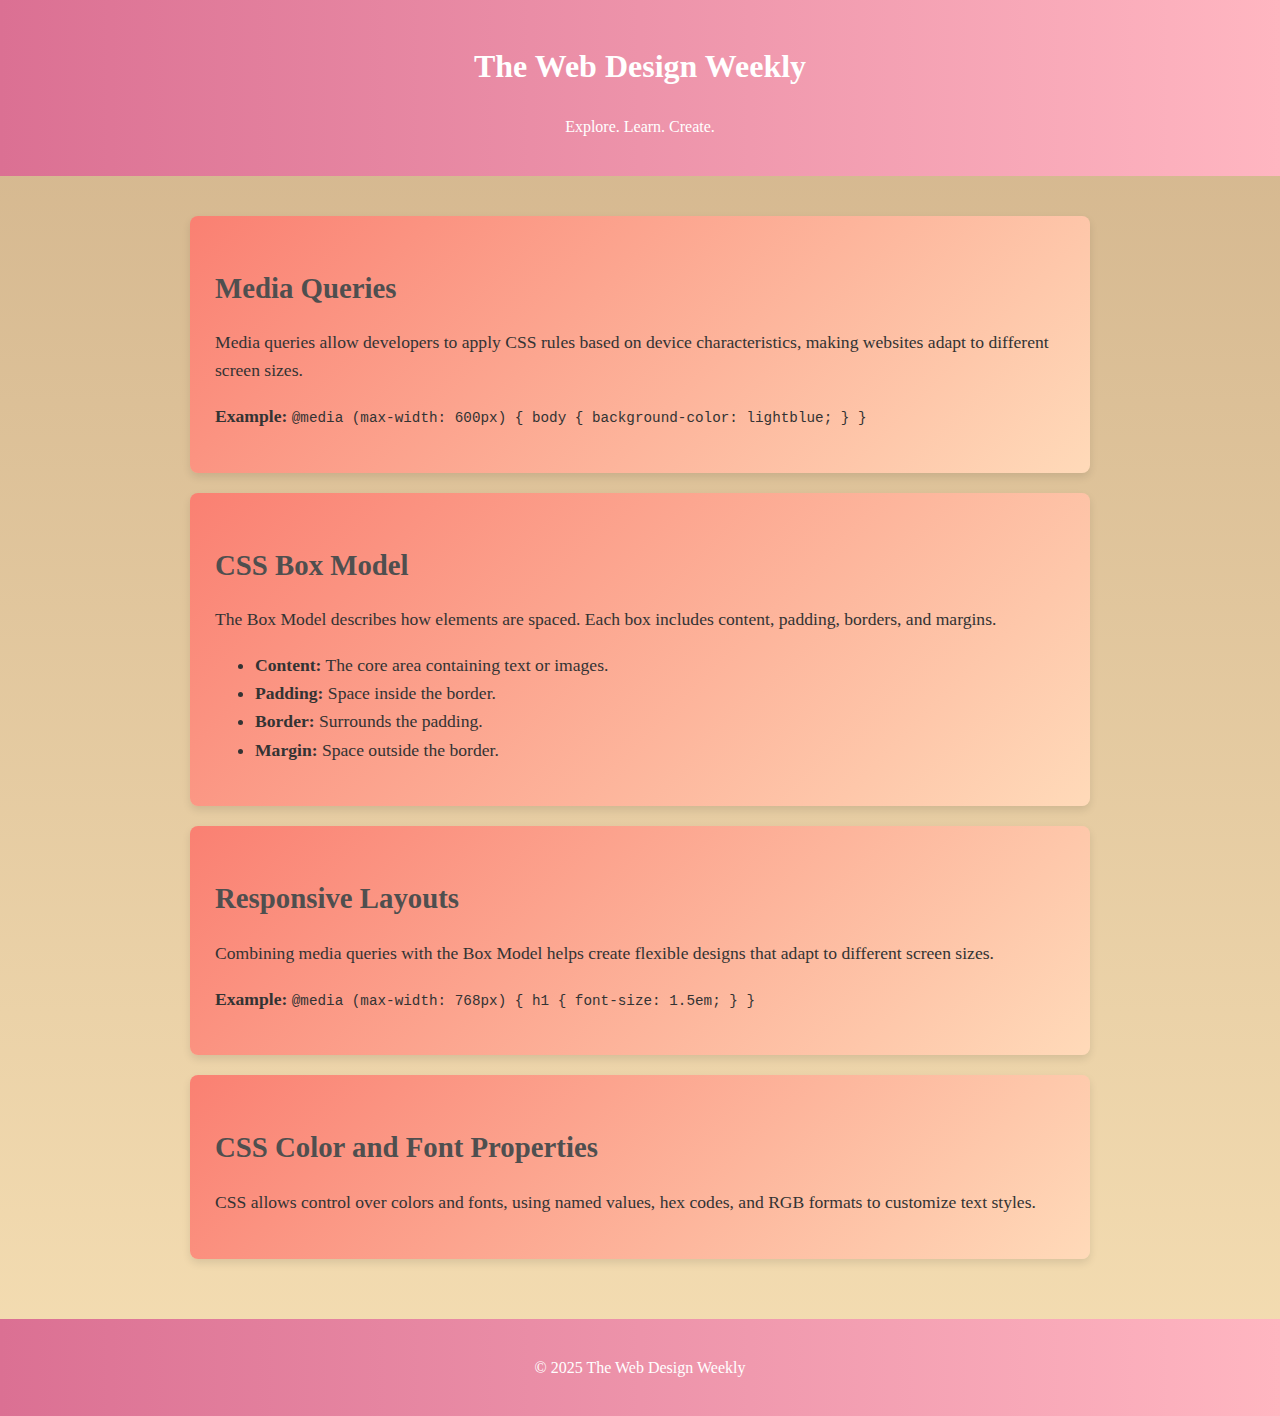
<file: balita.html>
<!DOCTYPE html>
<html lang="en">
<head>
  <meta charset="UTF-8">
  <meta name="viewport" content="width=device-width, initial-scale=1.0">
  <title>The Web Design Weekly</title>
  <style>
   /* General Styles */
body {
  font-family: 'Georgia', serif;
  background: linear-gradient(180deg, #d2b48c, #f5deb3); /* Soft beige blend */
  margin: 0;
  padding: 0;
  line-height: 1.6;
}

/* Header & Footer */
.header, footer {
  background: linear-gradient(90deg, #db7093, #ffb6c1); /* Gentle pink gradient */
  color: white;
  text-align: center;
  padding: 20px;
}

.main-content {
  padding: 40px;
  max-width: 900px;
  margin: auto;
}

/* Article Layout */
article {
  background: linear-gradient(135deg, #fa8072, #ffdab9); /* Harmonized salmon tone */
  padding: 25px;
  margin-bottom: 20px;
  border-radius: 8px;
  box-shadow: 0px 4px 8px rgba(0, 0, 0, 0.1);
}

article h2 {
  color: #4f4f4f; /* Softer gray */
  font-size: 1.8em;
  margin-bottom: 10px;
}

article p, article ul {
  font-size: 1.1em;
  color: #333; /* Improved readability */
}

/* Responsive Adjustments */
@media (max-width: 768px) {
  .main-content {
    padding: 20px;
  }

  .header h1 {
    font-size: 1.5em;
  }

  article {
    padding: 20px;
  }
}


  </style>
</head>
<body>
  <header class="header">
    <h1>The Web Design Weekly</h1>
    <p class="tagline">Explore. Learn. Create.</p>
  </header>

  <main class="main-content">
    <section class="container">
      <article class="column">
        <h2>Media Queries</h2>
        <p>
          Media queries allow developers to apply CSS rules based on device characteristics, making websites adapt to different screen sizes.
        </p>
        <p><strong>Example:</strong> <code>@media (max-width: 600px) { body { background-color: lightblue; } }</code></p>
      </article>

      <article class="column">
        <h2>CSS Box Model</h2>
        <p>
          The Box Model describes how elements are spaced. Each box includes content, padding, borders, and margins.
        </p>
        <ul>
          <li><strong>Content:</strong> The core area containing text or images.</li>
          <li><strong>Padding:</strong> Space inside the border.</li>
          <li><strong>Border:</strong> Surrounds the padding.</li>
          <li><strong>Margin:</strong> Space outside the border.</li>
        </ul>
      </article>

      <article class="column">
        <h2>Responsive Layouts</h2>
        <p>
          Combining media queries with the Box Model helps create flexible designs that adapt to different screen sizes.
        </p>
        <p><strong>Example:</strong> <code>@media (max-width: 768px) { h1 { font-size: 1.5em; } }</code></p>
      </article>

      <article class="column">
        <h2>CSS Color and Font Properties</h2>
        <p>
          CSS allows control over colors and fonts, using named values, hex codes, and RGB formats to customize text styles.
        </p>
      </article>
    </section>
  </main>

  <footer class="footer">
    <p>&copy; 2025 The Web Design Weekly</p>
  </footer>
</body>
</html>
</file>
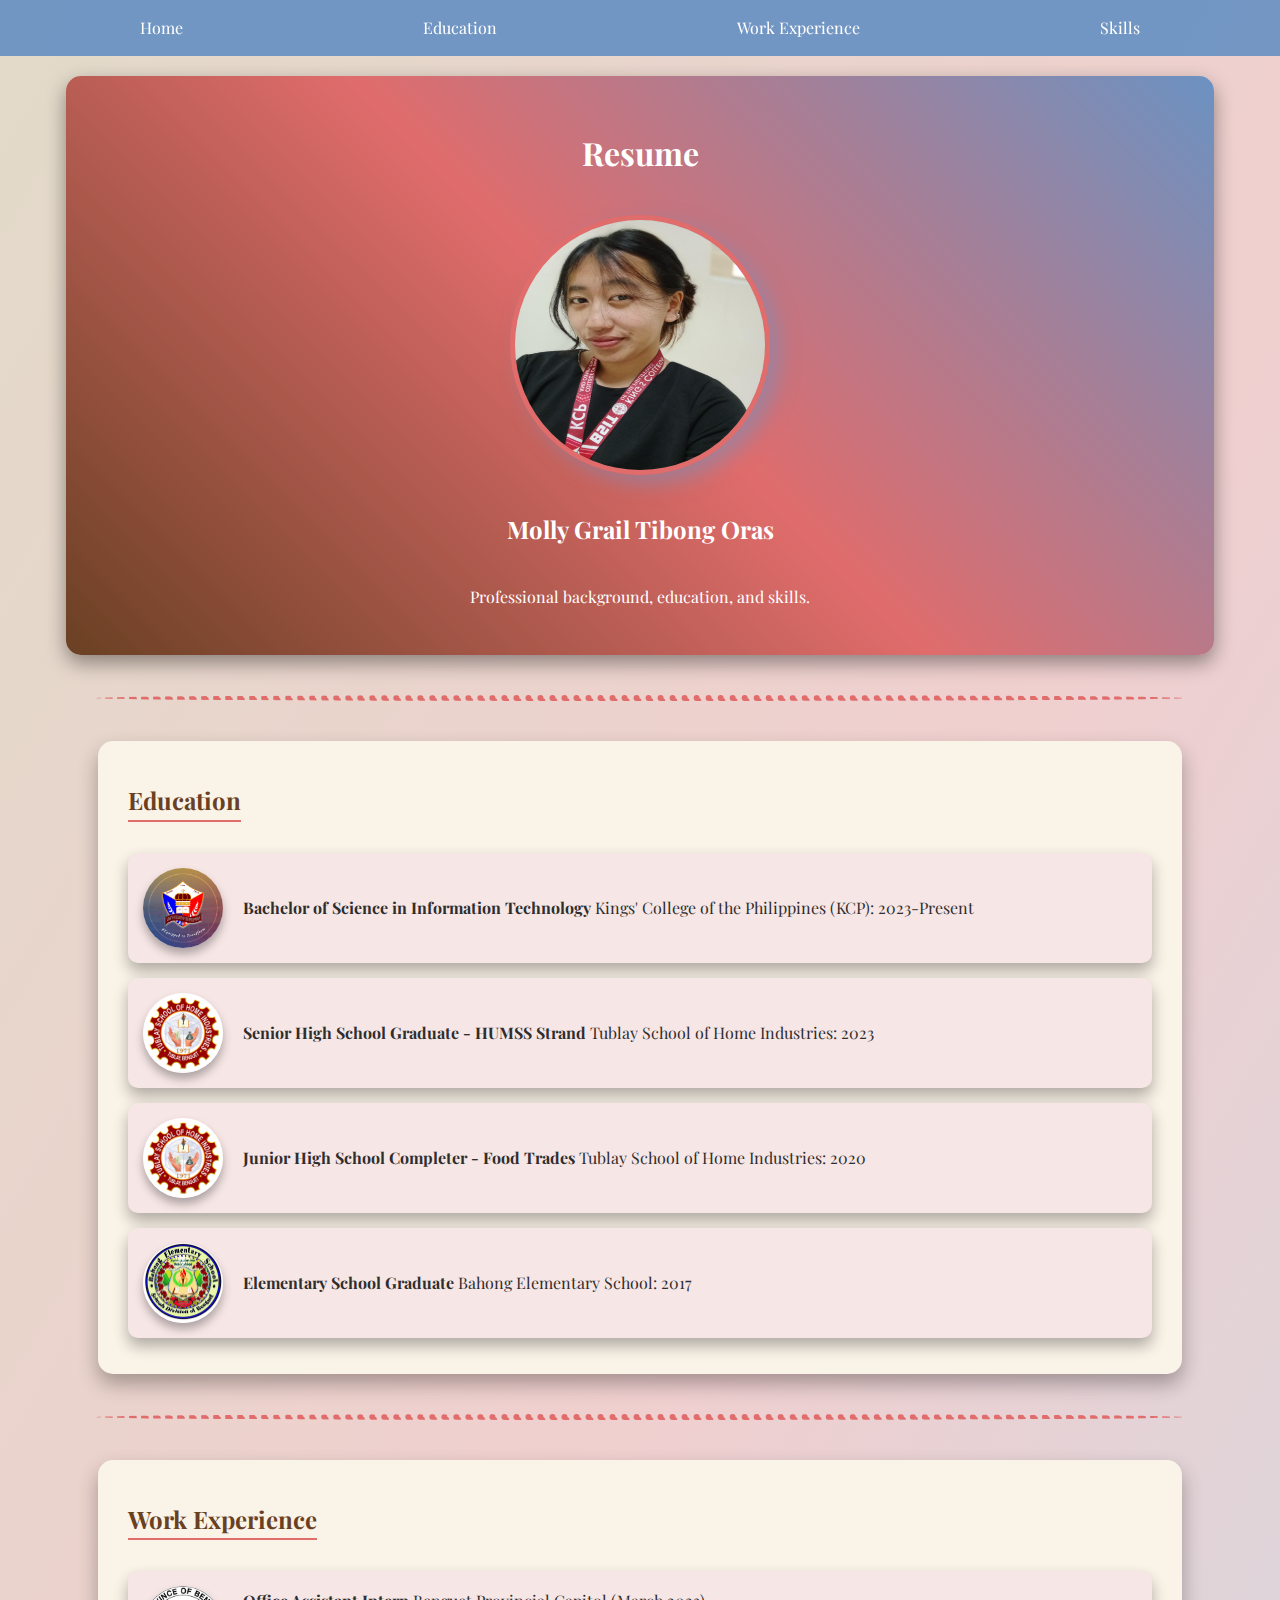
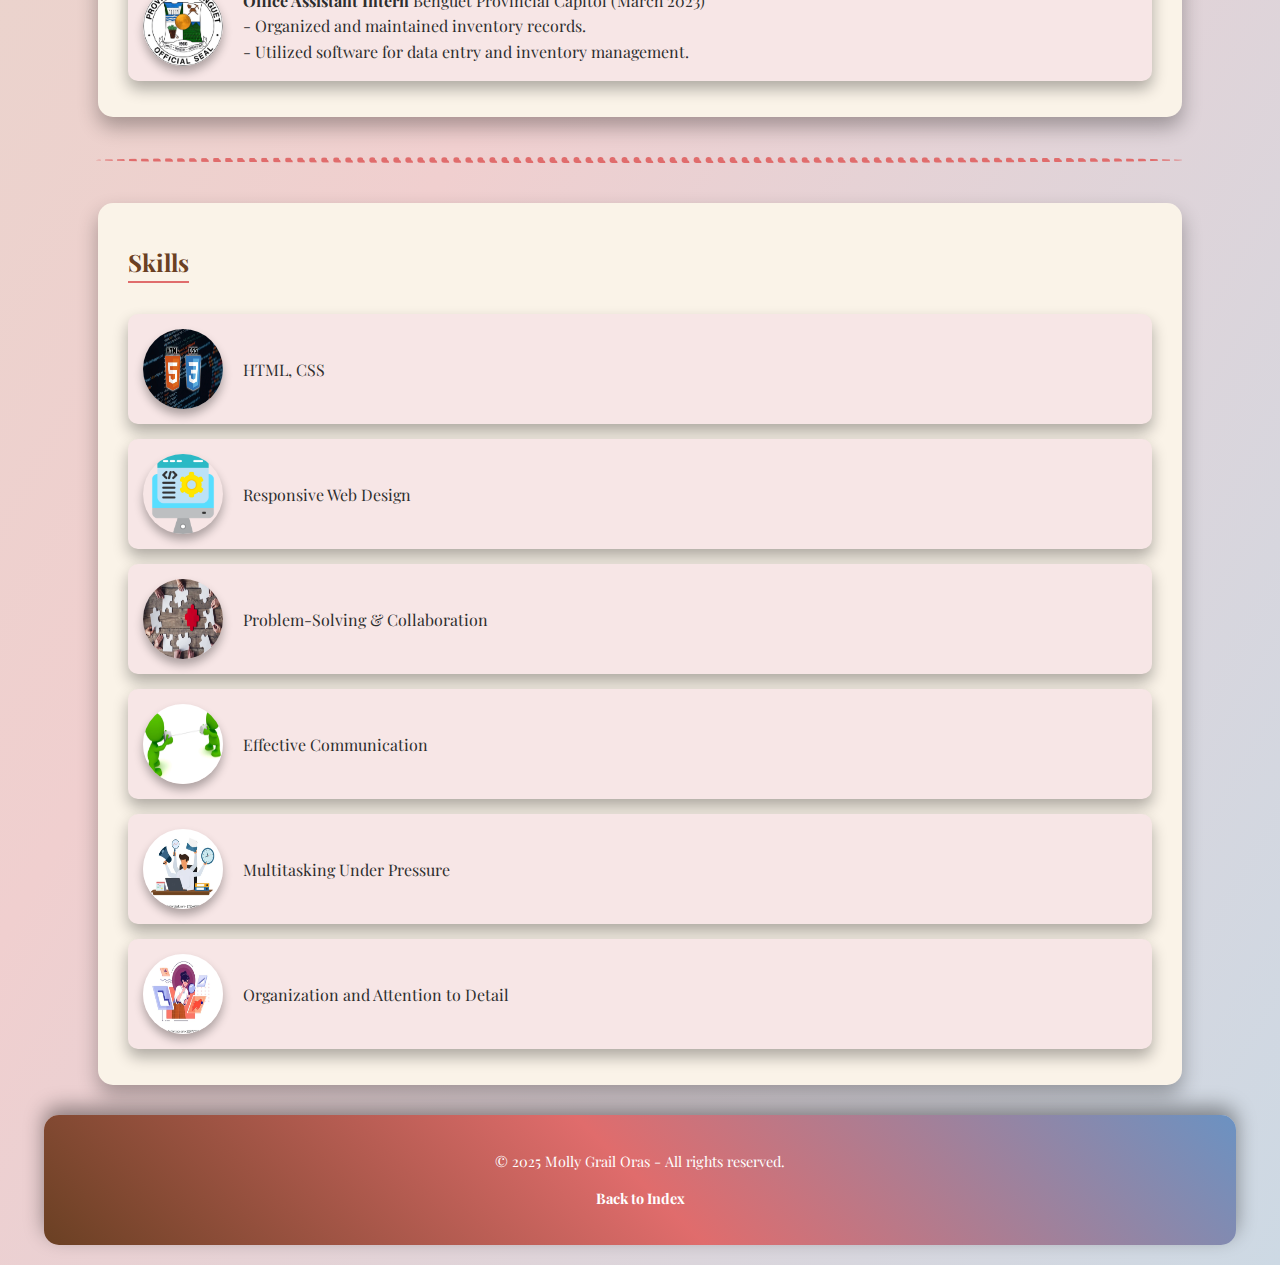
<file: resume.html>
<!DOCTYPE html>
<html lang="en">
<head>
  <meta charset="UTF-8">
  <meta name="viewport" content="width=device-width, initial-scale=1.0">
  <title>Resume</title>
  <link href="https://fonts.googleapis.com/css2?family=Playfair+Display&display=swap" rel="stylesheet">
  <style>
    /* General Styles */
    body {
      font-family: 'Playfair Display', serif;
      margin: 0;
      padding: 0;
      color: #2e2e2e;
      background: linear-gradient(120deg, #e2dac9, #f0cfcf, #cdd9e4);
      line-height: 1.6;
    }

    /* Navbar */
    .navbar {
      display: flex;
      justify-content: space-around;
      align-items: center;
      background-color: rgba(107, 146, 194, 0.95);
      color: #ffffff;
      padding: 10px 20px;
      position: sticky;
      top: 0;
      z-index: 1000;
    }
    .navbar a {
      color: #ffffff;
      text-decoration: none;
      font-size: 1rem;
      padding: 5px 10px;
      border-radius: 5px;
    }
    .navbar a:hover {
      background-color: #e06c6c;
    }

    /* Divider */
    .section-divider {
      border-top: 6px dotted #e06c6c;
      margin: 40px auto;
      width: 85%;
      border-radius: 50%;
    }

    /* Hero Section */
    .hero {
      background: linear-gradient(45deg, #6a4023, #e06c6c, #6b92c2);
      color: #ffffff;
      text-align: center;
      padding: 30px;
      border-radius: 15px;
      margin: 20px auto;
      max-width: 85%;
      box-shadow: 0 8px 20px rgba(0, 0, 0, 0.4);
      display: flex;
      flex-direction: column;
      align-items: center;
    }

    /* Profile Photo */
    .profile-photo {
      width: 250px;
      height: 250px;
      border-radius: 50%;
      border: 5px solid #e06c6c;
      margin: 15px auto;
      display: block;
      box-shadow: 10px 8px 20px rgba(107, 146, 194, 0.5);
      transition: transform 0.3s ease-in-out, box-shadow 0.3s ease-in-out;
    }
    .profile-photo:hover {
      transform: scale(1.08);
      box-shadow: 0 12px 22px rgba(107, 146, 194, 0.6);
    }

    /* Resume Section */
    .resume {
      margin: 30px auto;
      max-width: 80%;
      padding: 20px 30px;
      background: #faf3e8;
      border-radius: 15px;
      box-shadow: 0 10px 20px rgba(0, 0, 0, 0.3);
    }
    .resume h2 {
      color: #6a4023;
      border-bottom: 2px solid #e06c6c;
      display: inline-block;
      margin-bottom: 15px;
    }
    .resume-list {
      list-style-type: none;
      padding: 0;
    }
    .resume-list li {
      padding: 15px;
      margin-bottom: 15px;
      border-radius: 10px;
      background: #f7e6e6;
      box-shadow: 0 8px 15px rgba(0, 0, 0, 0.3);
      transition: transform 0.3s ease-in-out, box-shadow 0.3s ease-in-out;
    }
    .resume-list li:hover {
      transform: scale(1.02);
      box-shadow: 0 10px 20px rgba(0, 0, 0, 0.4);
    }
    .resume-item {
      display: flex;
      align-items: center;
      gap: 20px;
    }
    .resume-item img {
      width: 80px;
      height: 80px;
      border-radius: 50%;
      box-shadow: 0 6px 10px rgba(0, 0, 0, 0.3);
      transition: transform 0.3s ease-in-out;
    }
    .resume-item img:hover {
      transform: scale(1.1);
    }

    /* Footer */
    footer {
      text-align: center;
      padding: 20px;
      background: linear-gradient(45deg, #6a4023, #e06c6c, #6b92c2);
      color: #ffffff;
      font-size: 0.9rem;
      border-radius: 15px;
      margin: 20px auto;
      max-width: 90%;
      box-shadow: 0 -8px 20px rgba(0, 0, 0, 0.4);
    }
    footer a {
      color: #ffffff;
      text-decoration: none;
      font-weight: bold;
    }
    footer a:hover {
      text-decoration: underline;
    }

    /* Responsive Design */
    @media (max-width: 992px) {
      .resume {
        max-width: 95%;
      }
    
      .resume-item img {
        width: 60px;
        height: 60px;
      }
    }
    @media (max-width: 768px) {
      .profile-photo {
        width: 50%;
        height: auto;
        display: block;
        margin: 10px auto;
        float: right;
      }
      .hero p{
        float: left;
        width: 80%;
    }
      .resume-item img {
        width: 50px;
        height: 50px;
      }
    }
  </style>
</head>
<body>

  <!-- Navbar -->
  <nav class="navbar">
    <a href="index.html">Home</a>
    <a href="#education">Education</a>
    <a href="#experience">Work Experience</a>
    <a href="#skills">Skills</a>
  </nav>

  <header class="hero">
    <h1>Resume</h1>
    <img src="images/resume.ows.jpg" alt="Your Profile Picture" class="profile-photo">
    <h2>Molly Grail Tibong Oras</h2>
    <p>Professional background, education, and skills.</p>
  </header>

  <div class="section-divider"></div>

  <main>
    <section id="education" class="resume">
      <h2>Education</h2>
      <ul class="resume-list">
        <li class="resume-item">
          <img src="images/resume_images/KCP.jpg" alt="Kings' College Logo">
          <div>
            <strong>Bachelor of Science in Information Technology</strong>
            Kings' College of the Philippines (KCP): 2023-Present
          </div>
        </li>
        <li class="resume-item">
          <img src="images/resume_images/TSHI.png" alt="Tublay SHS Logo">
          <div>
            <strong>Senior High School Graduate - HUMSS Strand</strong>
            Tublay School of Home Industries: 2023
          </div>
        </li>
        <li class="resume-item">
          <img src="images/resume_images/TSHI.png" alt="Tublay JHS Logo">
          <div>
            <strong>Junior High School Completer - Food Trades</strong>
            Tublay School of Home Industries: 2020
          </div>
        </li>
        <li class="resume-item">
          <img src="images/resume_images/BES.jpg" alt="Bahong Elementary Logo">
          <div>
            <strong>Elementary School Graduate</strong>
            Bahong Elementary School: 2017
          </div>
        </li>
      </ul>
    </section>
    <div class="section-divider"></div>

    <section id="experience" class="resume">
      <h2>Work Experience</h2>
      <ul class="resume-list">
        <li class="resume-item">
          <img src="images/resume_images/CAPITOL.jpg" alt="Benguet Provincial Capitol Logo">
          <div>
            <strong>Office Assistant Intern</strong>
            Benguet Provincial Capitol (March 2023)<br>
            - Organized and maintained inventory records.<br>
            - Utilized software for data entry and inventory management.
          </div>
        </li>
      </ul>
    </section>

    <div class="section-divider"></div>
  

    <section id="skills" class="resume">
      <h2>Skills</h2>
      <ul class="resume-list">
        <li class="resume-item">
          <img src="images/resume_images/html-css.webp" alt="HTML Icon">
          <div>HTML, CSS</div>
        </li>
        <li class="resume-item">
          <img src="images/resume_images/resp.webdes.png" alt="Design Icon">
          <div>Responsive Web Design</div>
        </li>
        <li class="resume-item">
          <img src="images/resume_images/probsolved.webp" alt="Problem-Solving Icon">
          <div>Problem-Solving & Collaboration</div>
        </li>
        <li class="resume-item">
          <img src="images/resume_images/effectivcom.jpg" alt="Communication Icon">
          <div>Effective Communication</div>
        </li>
        <li class="resume-item">
          <img src="images/resume_images/multi.webp" alt="Multitasking Icon">
          <div>Multitasking Under Pressure</div>
        </li>
        <li class="resume-item">
          <img src="images/resume_images/organized.webp" alt="Organization Icon">
          <div>Organization and Attention to Detail</div>
        </li>
      </ul>
    </section>
  </main>

  <footer>
    <p>© 2025 Molly Grail Oras - All rights reserved.</p>
    <p><a href="index.html">Back to Index</a></p>
  </footer>
</body>
</html>
</file>
